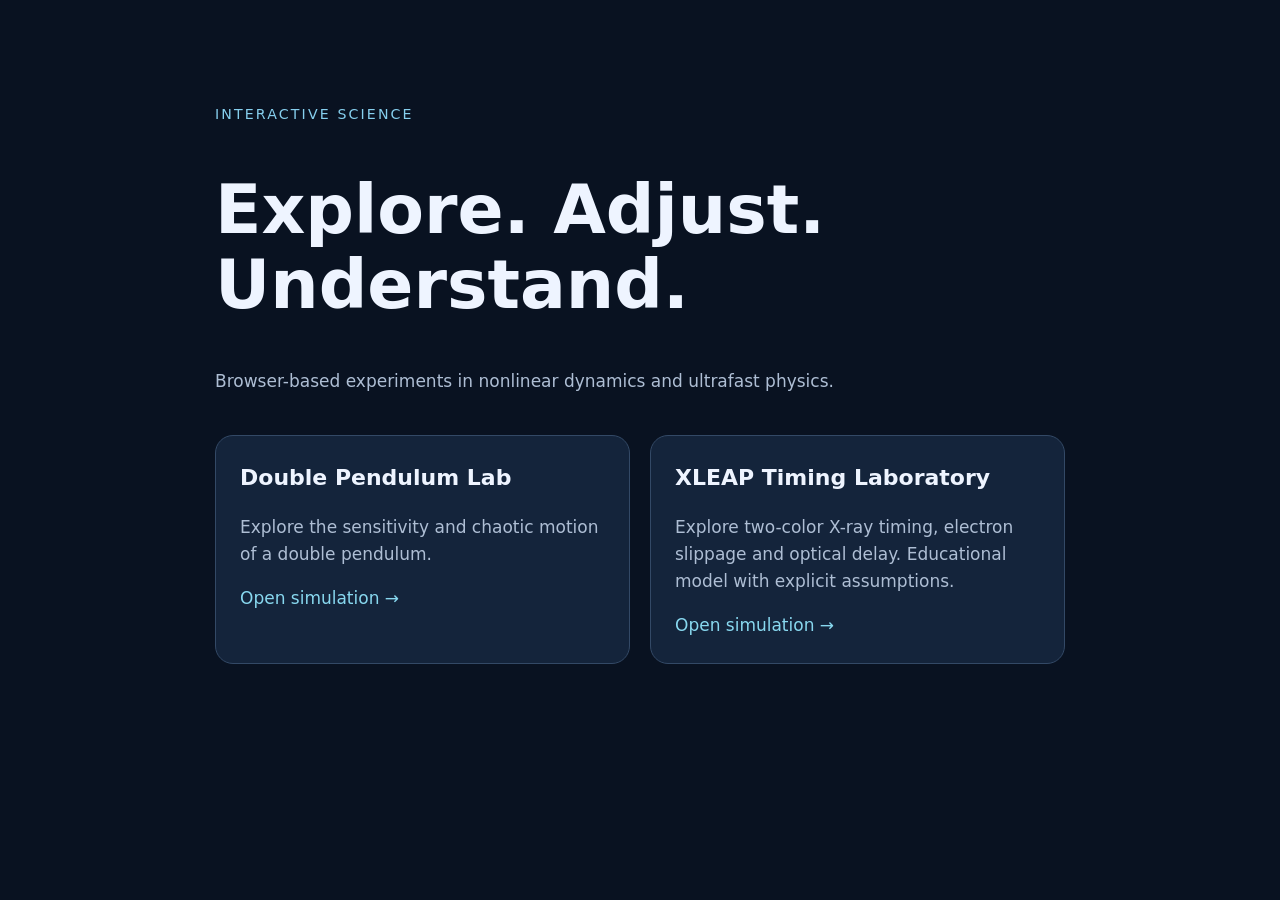
<file: index.html>
<!doctype html>
<html lang="en"><meta charset="utf-8"><meta name="viewport" content="width=device-width,initial-scale=1"><title>Science Games</title><style>body{margin:0;background:#091221;color:#eef4ff;font:17px/1.6 system-ui,sans-serif}main{max-width:850px;margin:8vh auto;padding:28px}small{color:#86cfee;text-transform:uppercase;letter-spacing:.15em}h1{font-size:clamp(36px,7vw,68px);line-height:1.1}p{color:#aebed4}nav{display:grid;grid-template-columns:repeat(auto-fit,minmax(260px,1fr));gap:20px;margin-top:40px}a{display:block;color:inherit;background:#14243b;border:1px solid #334966;border-radius:18px;padding:24px;text-decoration:none}a:hover,a:focus-visible{border-color:#77daf5;background:#19304a}h2{font-size:22px;margin-top:0}a span{color:#88d8ef}</style><main><small>Interactive science</small><h1>Explore. Adjust.<br>Understand.</h1><p>Browser-based experiments in nonlinear dynamics and ultrafast physics.</p><nav aria-label="Simulations"><a href="double-pendulum-lab/"><h2>Double Pendulum Lab</h2><p>Explore the sensitivity and chaotic motion of a double pendulum.</p><span>Open simulation →</span></a><a href="xleap-timing-lab/"><h2>XLEAP Timing Laboratory</h2><p>Explore two-color X-ray timing, electron slippage and optical delay. Educational model with explicit assumptions.</p><span>Open simulation →</span></a></nav></main></html>
</file>
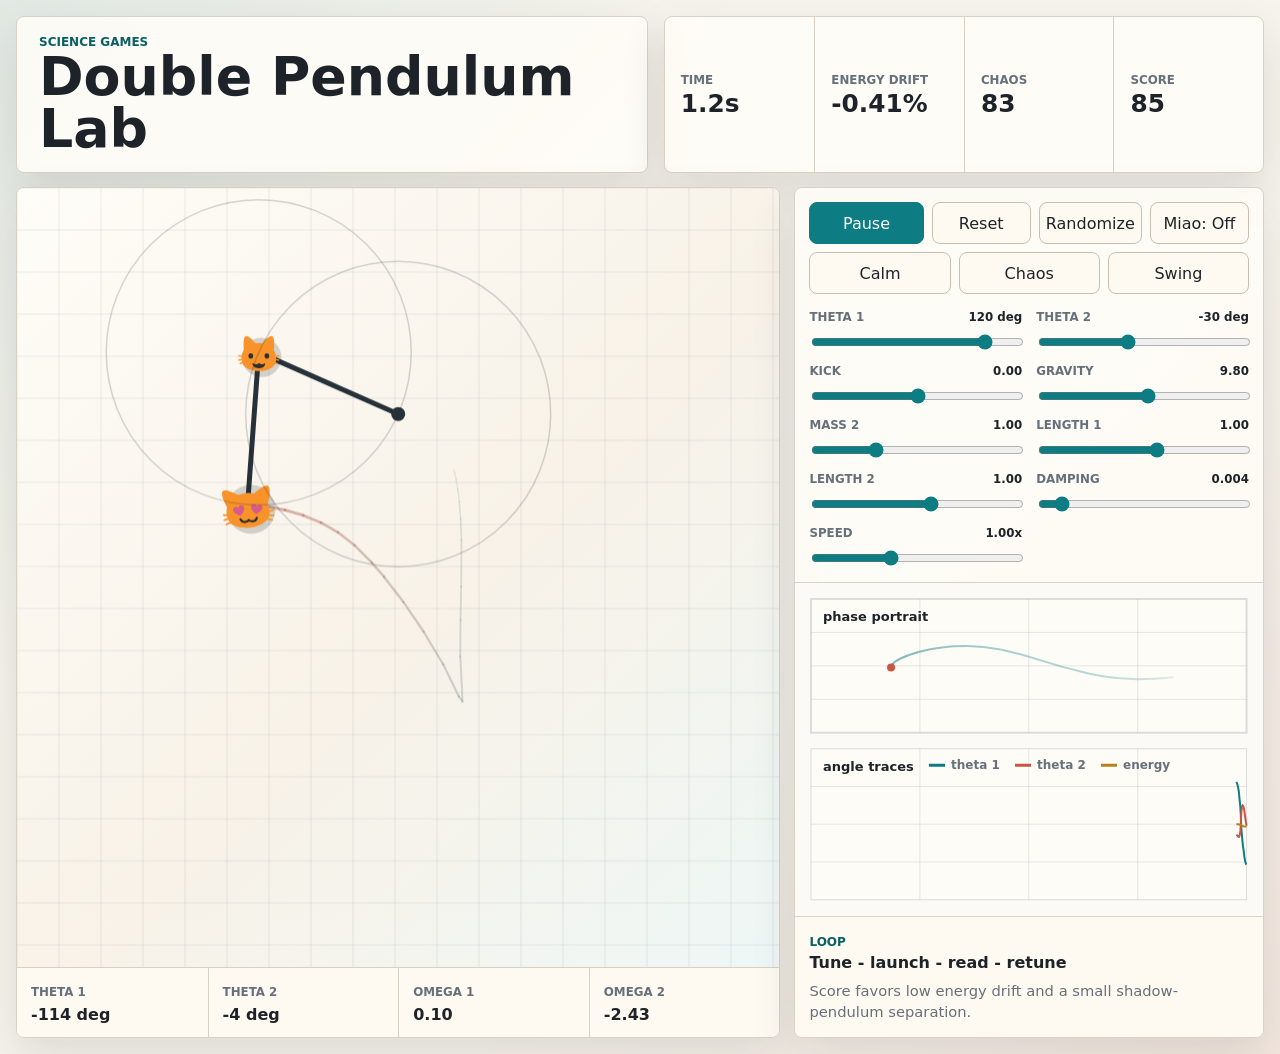
<file: double-pendulum-lab/index.html>
<!doctype html>
<html lang="en">
  <head>
    <meta charset="utf-8">
    <meta name="viewport" content="width=device-width, initial-scale=1">
    <title>Double Pendulum Lab</title>
    <link rel="stylesheet" href="styles.css">
  </head>
  <body>
    <div class="app-shell">
      <header class="topbar">
        <div class="brand-block">
          <p class="eyebrow">science games</p>
          <h1>Double <span>Pendulum Lab</span></h1>
        </div>
        <div class="readout-strip" aria-live="polite">
          <div class="readout">
            <span>time</span>
            <strong id="timeReadout">0.0s</strong>
          </div>
          <div class="readout">
            <span>energy drift</span>
            <strong id="energyReadout">0.00%</strong>
          </div>
          <div class="readout">
            <span>chaos</span>
            <strong id="chaosReadout">0</strong>
          </div>
          <div class="readout">
            <span>score</span>
            <strong id="scoreReadout">100</strong>
          </div>
        </div>
      </header>

      <main class="workspace">
        <section class="stage-panel" aria-label="Double pendulum animation">
          <canvas id="pendulumCanvas" class="stage-canvas" width="900" height="720"></canvas>
          <div class="state-row">
            <div><span>theta 1</span><strong id="theta1Readout">120 deg</strong></div>
            <div><span>theta 2</span><strong id="theta2Readout">-30 deg</strong></div>
            <div><span>omega 1</span><strong id="omega1Readout">0.00</strong></div>
            <div><span>omega 2</span><strong id="omega2Readout">0.00</strong></div>
          </div>
        </section>

        <aside class="side-panel" aria-label="Simulation controls and plots">
          <section class="control-surface">
            <div class="button-row">
              <button id="toggleButton" class="primary-button" type="button">Pause</button>
              <button id="resetButton" type="button">Reset</button>
              <button id="randomButton" type="button">Randomize</button>
              <button id="miaoButton" type="button" aria-pressed="false">Miao: Off</button>
            </div>

            <div class="preset-row" aria-label="Presets">
              <button type="button" data-preset="calm">Calm</button>
              <button type="button" data-preset="chaos">Chaos</button>
              <button type="button" data-preset="swing">Swing</button>
            </div>

            <div class="slider-grid">
              <label>
                <span>theta 1 <output id="theta1Value">120 deg</output></span>
                <input id="theta1Input" type="range" min="-175" max="175" step="1" value="120">
              </label>
              <label>
                <span>theta 2 <output id="theta2Value">-30 deg</output></span>
                <input id="theta2Input" type="range" min="-175" max="175" step="1" value="-30">
              </label>
              <label>
                <span>kick <output id="kickValue">0.00</output></span>
                <input id="kickInput" type="range" min="-4" max="4" step="0.05" value="0">
              </label>
              <label>
                <span>gravity <output id="gravityValue">9.81</output></span>
                <input id="gravityInput" type="range" min="1" max="18" step="0.1" value="9.81">
              </label>
              <label>
                <span>mass 2 <output id="mass2Value">1.00</output></span>
                <input id="mass2Input" type="range" min="0.2" max="3" step="0.05" value="1">
              </label>
              <label>
                <span>length 1 <output id="length1Value">1.00</output></span>
                <input id="length1Input" type="range" min="0.35" max="1.5" step="0.01" value="1">
              </label>
              <label>
                <span>length 2 <output id="length2Value">1.00</output></span>
                <input id="length2Input" type="range" min="0.35" max="1.5" step="0.01" value="1">
              </label>
              <label>
                <span>damping <output id="dampingValue">0.004</output></span>
                <input id="dampingInput" type="range" min="0" max="0.05" step="0.001" value="0.004">
              </label>
              <label>
                <span>speed <output id="speedValue">1.00x</output></span>
                <input id="speedInput" type="range" min="0.2" max="2.4" step="0.05" value="1">
              </label>
            </div>
          </section>

          <section class="plot-panel" aria-label="Double pendulum plots">
            <canvas id="plotCanvas" class="plot-canvas" width="760" height="540"></canvas>
          </section>

          <section class="mission-panel" aria-label="Prototype loop">
            <div>
              <span class="mission-label">loop</span>
              <strong>Tune - launch - read - retune</strong>
            </div>
            <p>Score favors low energy drift and a small shadow-pendulum separation.</p>
          </section>
        </aside>
      </main>
    </div>

    <script src="src/simulation.js"></script>
    <script src="src/app.js"></script>
  </body>
</html>
</file>
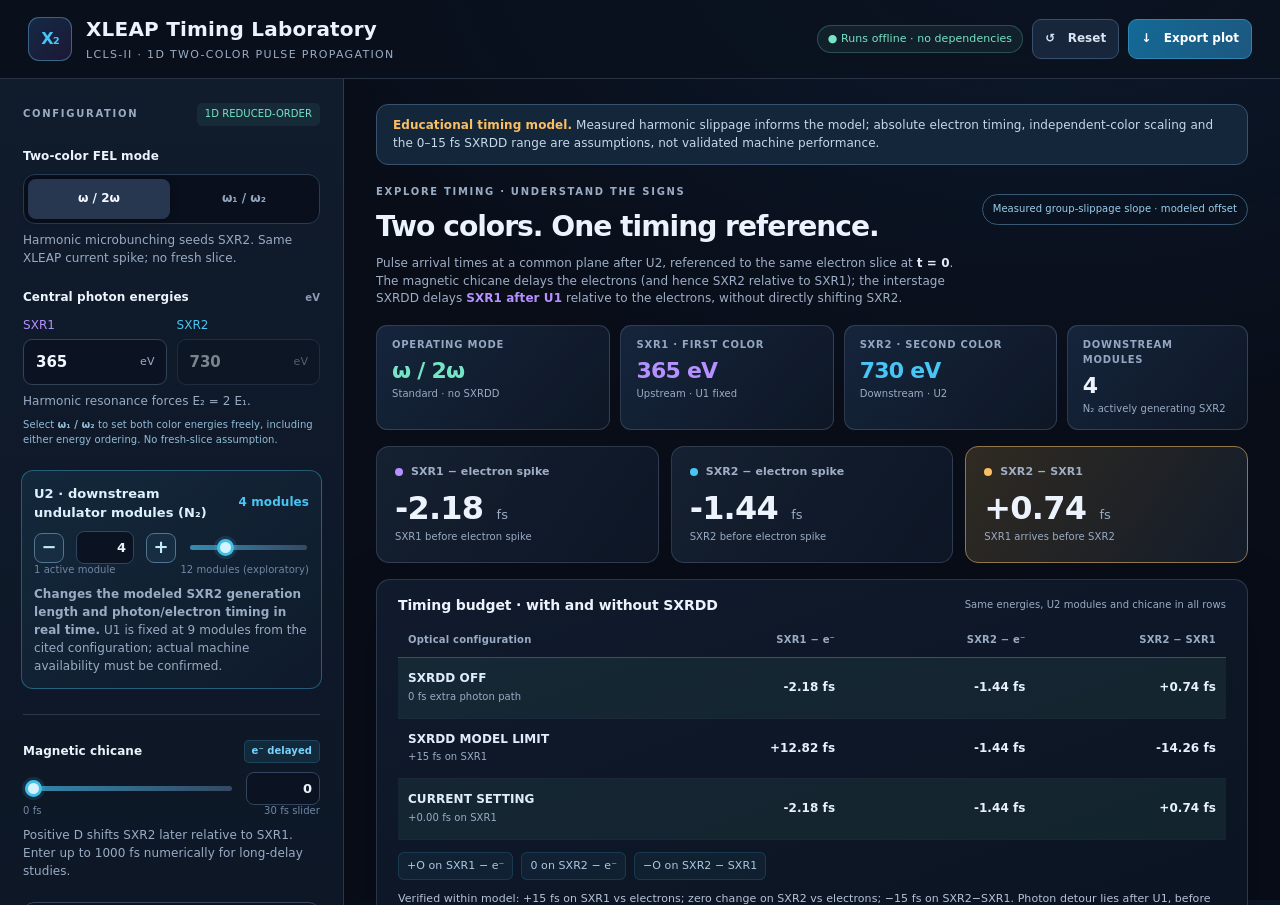
<file: xleap-timing-lab/index.html>
<!DOCTYPE html>
<!-- SPDX-License-Identifier: MIT; institutional artwork excluded: see NOTICE.md. -->
<html lang="en">
<head>
<meta charset="utf-8">
<meta name="viewport" content="width=device-width, initial-scale=1">
<meta name="color-scheme" content="dark">
<meta name="description" content="Standalone offline 1D XLEAP/LCLS-II two-color SXR pulse timing explorer. Literature-grounded harmonic slippage and labelled reference-anchored arbitrary-color model.">
<title>XLEAP · Two-Color Timing Laboratory</title>
<style>
:root{--bg:#080d18;--bg2:#101827;--panel:#101a2b;--panel2:#111d30;--line:#293750;--line2:#203047;--text:#edf3fc;--mute:#a0afc6;--dim:#7488a6;--purple:#b591ff;--blue:#49c5f5;--amber:#fbbf62;--mint:#76e4c6;--red:#ff8e91;--edge:rgba(151,175,205,.14);--shadow:0 20px 60px rgba(0,0,0,.22)}
*{box-sizing:border-box}html,body{height:100%;margin:0}body{font-family:Inter,ui-sans-serif,system-ui,-apple-system,"Segoe UI",sans-serif;line-height:1.48;color:var(--text);background:radial-gradient(ellipse 85% 80% at 82% -10%,rgba(40,93,156,.16),transparent 72%),var(--bg);letter-spacing:.004em}button,input{font:inherit}a{color:#89d7ff;text-decoration:none}a:hover{text-decoration:underline}button{cursor:pointer}button:focus-visible,input:focus-visible{outline:2px solid var(--mint);outline-offset:2px}input[type=number]{appearance:textfield;-moz-appearance:textfield}input::-webkit-inner-spin-button,input::-webkit-outer-spin-button{-webkit-appearance:none;margin:0}
.shell{min-height:100vh;display:grid;grid-template-columns:344px minmax(0,1fr);grid-template-rows:auto 1fr}.header{grid-column:1/-1;min-height:74px;padding:15px 28px;display:flex;justify-content:space-between;align-items:center;border-bottom:1px solid var(--edge);background:rgba(10,17,29,.66)}.brand{display:flex;gap:14px;align-items:center}.mark{width:38px;height:38px;flex-shrink:0;display:grid;place-items:center;border:1px solid rgba(116,211,255,.38);border-radius:11px;color:var(--blue);font-weight:800;letter-spacing:-.06em;background:linear-gradient(140deg,rgba(54,111,183,.27),rgba(91,57,143,.23))}.brand h1{font-size:17px;font-weight:730;letter-spacing:.01em;margin:0}.brand p{font-size:11px;letter-spacing:.12em;text-transform:uppercase;color:var(--dim);margin:2px 0 0}.header-actions{display:flex;gap:9px;align-items:center}.tag{font-size:11px;color:var(--mint);border:1px solid rgba(118,228,198,.25);border-radius:999px;padding:5px 10px;background:rgba(118,228,198,.07);white-space:nowrap}.header-actions .btn{font-size:12px}
.sidebar{grid-column:1;grid-row:2;border-right:1px solid var(--edge);background:linear-gradient(180deg,#101b2c,#0d1726);padding:24px 23px 28px;overflow:auto;max-height:calc(100vh - 74px);position:sticky;top:0}.side-head{display:flex;align-items:center;justify-content:space-between;margin-bottom:22px}.section-kicker{color:var(--dim);text-transform:uppercase;letter-spacing:.17em;font-weight:730;font-size:10px}.fixed-label{font-size:10px;color:var(--mint);padding:4px 8px;background:rgba(118,228,198,.08);border-radius:5px}.field{margin:0 0 22px}.fieldhead{display:flex;align-items:center;justify-content:space-between;gap:10px;font-size:12px;font-weight:650;margin-bottom:9px}.hint{font-size:11px;color:var(--dim);margin-top:7px;line-height:1.5}.segmented{display:flex;background:#090f1d;border:1px solid #2a3b53;padding:4px;border-radius:12px;gap:3px}.segmented button{flex:1;white-space:nowrap;text-align:center;color:#92a5bf;border:0;background:none;border-radius:8px;padding:11px 5px;font-size:12px;font-weight:650;transition:.15s}.segmented button.active{color:#f6f9ff;background:#273750;box-shadow:0 1px 8px rgba(0,0,0,.26)}.inputs{display:grid;grid-template-columns:1fr 1fr;gap:10px}.entry{display:flex;align-items:center;background:#0b1322;border:1px solid #344258;border-radius:9px;overflow:hidden}.entry input{width:100%;padding:11px 8px 11px 12px;color:#f3f7ff;background:transparent;border:0;min-width:0;font-size:15px;font-variant-numeric:tabular-nums;font-weight:660}.entry span{font-size:11px;color:var(--dim);padding:0 11px 0 4px}.entry[aria-disabled=true]{opacity:.48}.entry[aria-disabled=true] input{cursor:not-allowed}.controls{margin-top:11px}.slider-row{display:flex;align-items:center;gap:12px}.slider-row input[type=range]{flex:1;min-width:0}.range{width:100%;appearance:none;background:transparent;accent-color:var(--blue);cursor:pointer;height:27px}.range::-webkit-slider-runnable-track{height:5px;background:linear-gradient(90deg,rgba(73,197,245,.65),#354963);border-radius:10px}.range::-webkit-slider-thumb{appearance:none;margin-top:-6px;height:17px;width:17px;background:#d3f4ff;border:3px solid #44bfe8;border-radius:50%;box-shadow:0 0 0 3px rgba(73,197,245,.13)}.range::-moz-range-track{background:#354963;height:5px;border-radius:10px}.range::-moz-range-thumb{height:16px;width:16px;background:#d3f4ff;border:3px solid #44bfe8;border-radius:50%}.range:disabled{opacity:.28;cursor:not-allowed}.numeric-mini{width:74px;color:var(--text);background:#0b1322;border:1px solid #33445e;border-radius:8px;padding:6px 7px;text-align:right;font-size:13px;font-weight:650;font-variant-numeric:tabular-nums}.numeric-mini:disabled{opacity:.35;cursor:not-allowed}.slider-ends{display:flex;justify-content:space-between;color:#7187a5;font-size:10px;margin-top:-1px}.togglebar{display:flex;align-items:center;justify-content:space-between;gap:8px;border:1px solid #35445c;border-radius:11px;padding:10px 11px;background:#0b1424}.togglebar .tt{font-size:12px;font-weight:650}.togglebar .sub{font-size:10px;color:var(--dim)}.switch{position:relative;display:inline-flex;align-items:center;flex-shrink:0;width:42px;height:24px;background:#2d3c55;border-radius:30px;cursor:pointer;transition:.2s;border:1px solid #55627b}.switch.on{background:#156e8d;border-color:#4bbfe6}.switch i{display:block;width:17px;height:17px;background:#f6fbff;border-radius:50%;transform:translateX(3px);transition:.2s;box-shadow:0 2px 4px rgba(0,0,0,.25)}.switch.on i{transform:translateX(20px)}.sidebar .divider{height:1px;background:var(--edge);margin:25px 0}.chips{display:flex;flex-wrap:wrap;gap:7px}.chip{font-size:11px;padding:8px 9px;background:#0a1425;color:#a4b3c9;border:1px solid #34455c;border-radius:7px}.chip:hover{color:#fff;border-color:#7d93b0}.pill-note{margin-top:12px;padding:10px 11px;border-left:2px solid var(--blue);background:rgba(73,197,245,.055);font-size:11px;color:#a9bdd7}.btn{border:1px solid #38506d;border-radius:9px;color:#d9e5f3;background:#17263b;padding:10px 12px;font-size:12px;font-weight:650;transition:.15s}.btn:hover{background:#223550;border-color:#6b8baa}.btn-primary{border-color:#2e87b2;background:linear-gradient(125deg,#136a96,#1d577f);color:#fff}.btn-primary:hover{background:#277ba4}.btn-quiet{background:transparent}.btn:active{transform:translateY(1px)}.actions{display:grid;grid-template-columns:1fr 1fr;gap:8px}.actions .btn{padding:10px 5px}.fixed-facts{display:grid;grid-template-columns:1fr 1fr;gap:9px}.fact{border:1px solid #2a3b51;border-radius:9px;padding:10px}.fact strong{display:block;font-size:15px;color:#e8f0fa;font-variant-numeric:tabular-nums}.fact span{display:block;font-size:10px;color:var(--dim);margin-top:3px}
.main{grid-column:2;grid-row:2;min-width:0;max-height:calc(100vh - 74px);overflow:auto;padding:25px clamp(18px,2.5vw,43px) 44px}.headline{display:flex;align-items:flex-start;justify-content:space-between;gap:20px;margin-bottom:19px}.headline h2{margin:6px 0 7px;font-weight:750;letter-spacing:-.036em;font-size:clamp(22px,2.2vw,31px)}.headline p{color:var(--mute);margin:0;max-width:710px;font-size:12px}.status{white-space:nowrap;color:#9cceed;border:1px solid #395a74;border-radius:999px;padding:7px 10px;font-size:10px;margin-top:9px}.summary{display:grid;grid-template-columns:repeat(3,minmax(0,1fr));gap:12px;margin-bottom:16px}.metric{background:linear-gradient(125deg,rgba(23,34,52,.9),rgba(14,23,38,.96));border:1px solid var(--edge);border-radius:13px;padding:17px 18px;min-height:113px}.metric .top{display:flex;align-items:center;gap:8px;color:var(--mute);font-size:11px;font-weight:660}.dot{width:8px;height:8px;border-radius:50%}.dot.p{background:var(--purple)}.dot.b{background:var(--blue)}.dot.a{background:var(--amber)}.metric .num{font-size:clamp(23px,2.5vw,35px);font-weight:750;letter-spacing:-.05em;font-variant-numeric:tabular-nums;line-height:1.3;margin-top:8px}.metric .num small{font-size:13px;color:var(--dim);letter-spacing:0;font-weight:500;margin-left:3px}.metric .foot{color:var(--dim);font-size:10px}.panel{border:1px solid var(--edge);background:linear-gradient(160deg,rgba(17,28,46,.94),rgba(11,20,34,.98));border-radius:14px;box-shadow:var(--shadow);padding:19px 21px;margin-bottom:14px;min-width:0}.panelhead{display:flex;gap:12px;justify-content:space-between;align-items:center;margin-bottom:11px}.panelhead h3{font-size:14px;letter-spacing:-.008em;margin:0}.panelhead .helper{color:var(--dim);font-size:10px}.panelhead .nobg{margin-left:auto}.plot-wrap{overflow:hidden;width:100%;min-height:274px}.plot-wrap svg{width:100%;height:auto;display:block}.plot-foot{display:flex;flex-wrap:wrap;gap:10px 20px;border-top:1px solid var(--edge);padding-top:11px;margin-top:7px}.legend{display:flex;align-items:center;gap:7px;font-size:11px;color:var(--mute)}.legend b{width:18px;height:3px;border-radius:2px}.span2{grid-column:span 2}.smallpanels{display:grid;grid-template-columns:1.06fr .94fr;gap:14px}.smallpanels .panel{margin-bottom:0}.schematic svg,.sweep svg{display:block;width:100%;height:auto}.note{font-size:11px;line-height:1.6;color:var(--mute)}.notebox{display:flex;gap:12px;align-items:flex-start;padding:13px 14px;border:1px solid rgba(251,191,98,.22);background:rgba(251,191,98,.055);border-radius:11px;margin:15px 0}.notebox .sign{width:22px;height:22px;border-radius:50%;flex-shrink:0;display:grid;place-items:center;color:var(--amber);background:rgba(251,191,98,.13);font-weight:700}.notebox strong{display:block;color:#efd9b0;font-size:12px;margin-bottom:3px}.notebox p{font-size:11px;color:#b5bed0;margin:0}.bottom{display:grid;grid-template-columns:minmax(0,1.07fr) minmax(0,.93fr);gap:14px;margin-top:14px}.bottom .panel{margin-bottom:0}.equations{font-family:Cambria,"Times New Roman",serif;font-size:16px;color:#e2effe;margin:8px 0 15px;white-space:normal}.equations .formula{margin:9px 0;overflow-x:auto;white-space:nowrap}.mono{font:12px ui-monospace,SFMono-Regular,Consolas,monospace;color:#c5deed}.math-note{font-size:11px;color:var(--dim)}.source-list{display:grid;gap:11px}.source-item{display:flex;gap:10px}.source-index{width:22px;height:22px;flex-shrink:0;border-radius:6px;border:1px solid #34465f;display:grid;place-items:center;font-size:11px;color:#a1bcd3}.source-item a{font-size:12px;font-weight:690}.source-item p{margin:2px 0 0;color:var(--dim);font-size:11px}.footer{font-size:10px;color:var(--dim);margin-top:18px;display:flex;justify-content:space-between;gap:20px}.mobile-menu{display:none}.toast{position:fixed;bottom:22px;right:22px;border:1px solid #3d6171;background:#142b39;color:#daf7ff;padding:11px 15px;border-radius:10px;box-shadow:0 8px 30px #0007;font-size:12px;opacity:0;transform:translateY(10px);transition:.2s;pointer-events:none;z-index:20}.toast.show{opacity:1;transform:translateY(0)}.mini-stat{display:flex;gap:15px;flex-wrap:wrap;margin-top:10px}.mini-stat span{font-size:10px;color:#8094ad}.mini-stat b{color:#c7deed;font-variant-numeric:tabular-nums}.badge-b{display:inline-block;font-size:10px;padding:3px 7px;border-radius:5px;color:#7ad3fc;background:rgba(73,197,245,.10);border:1px solid rgba(73,197,245,.18)}.badge-w{display:inline-block;font-size:10px;padding:3px 7px;border-radius:5px;color:#f9ca80;background:rgba(251,191,98,.09);border:1px solid rgba(251,191,98,.17)}.citation{font-size:10px;color:var(--dim)}@media(max-width:1150px){.shell{grid-template-columns:300px minmax(0,1fr)}.sidebar{padding:18px}.main{padding:20px}.smallpanels,.bottom{grid-template-columns:1fr}.metric{padding:13px}.metric .num{font-size:28px}}@media(max-width:760px){.shell{display:block}.header{padding:13px 15px;position:sticky;top:0;z-index:10;background:#0c1624}.header .tag,.header .btn{display:none}.mobile-menu{display:inline-block;background:none;border:1px solid #40536f;color:#e4effc;border-radius:7px;padding:7px 9px;font-size:12px}.sidebar{display:none;position:static;max-height:none;border-bottom:1px solid var(--edge)}.sidebar.open{display:block}.main{max-height:none;padding:17px 12px}.summary{grid-template-columns:1fr 1fr}.metric:last-child{grid-column:1/-1}.headline{display:block}.headline h2{font-size:24px}.status{display:inline-block;margin-top:12px}.panel{padding:14px}.plot-wrap{overflow-x:auto}.plot-wrap svg{min-width:640px}.footer{display:block}.footer span{display:block;margin-top:4px}}@media(prefers-reduced-motion:reduce){*{transition:none!important}}

/* v1.1: conspicuous, editable second-undulator section and independent-color controls */
.u2-focus{background:linear-gradient(135deg,rgba(73,197,245,.09),rgba(73,197,245,.015));border:1px solid rgba(73,197,245,.37);border-radius:12px;padding:13px 12px;margin-left:-2px;margin-right:-2px}
.u2-focus .fieldhead{font-size:12px}
.u2-focus .fieldhead strong{font-size:13px;color:#dcf3ff}
.u2-focus .numeric-mini{width:58px}
.stepper{width:30px;height:30px;flex:0 0 30px;border:1px solid #527491;background:#162d42;color:#c3ecff;border-radius:8px;display:grid;place-items:center;font-weight:800;font-size:18px;padding:0}
.stepper:hover{background:#25465c}
.mode-explain{margin-top:8px;color:#90bdd6;font-size:10px}
.liveconfig{display:grid;grid-template-columns:1.1fr 1fr 1fr .85fr;gap:10px;margin:-2px 0 16px}
.liveconfig .cfg{border:1px solid var(--edge);background:linear-gradient(130deg,rgba(24,42,67,.82),rgba(15,24,39,.9));border-radius:11px;padding:12px 15px;min-width:0}
.liveconfig .cfg .lab{font-size:10px;text-transform:uppercase;letter-spacing:.075em;color:#94a6c0;font-weight:700}
.liveconfig .cfg .val{font-size:22px;font-weight:750;letter-spacing:-.035em;margin-top:2px;font-variant-numeric:tabular-nums}
.liveconfig .cfg .val.purple{color:var(--purple)}
.liveconfig .cfg .val.blue{color:var(--blue)}
.liveconfig .cfg .val.mint{color:var(--mint)}
.liveconfig .cfg .detail{font-size:10px;color:var(--dim)}
@media(max-width:1150px){.liveconfig{grid-template-columns:repeat(2,minmax(0,1fr))}}
@media(max-width:760px){.liveconfig{grid-template-columns:repeat(2,minmax(0,1fr));gap:7px}.liveconfig .cfg{padding:10px}.liveconfig .cfg .val{font-size:19px}}

/* v1.2: unambiguous electron-referenced SXRDD and calculated before/after timing table */
.delay-budget{padding-top:15px;padding-bottom:14px}
.delay-budget .panelhead{margin-bottom:9px}
.budget-table-wrap{width:100%;overflow-x:auto}
.budget-table{width:100%;min-width:610px;border-collapse:collapse;table-layout:fixed;font-size:12px;font-variant-numeric:tabular-nums}
.budget-table th{color:var(--dim);text-align:right;font-size:10px;font-weight:700;white-space:nowrap;letter-spacing:.02em;padding:9px 10px;border-bottom:1px solid #38506b}
.budget-table th:first-child,.budget-table td:first-child{text-align:left;width:31%}
.budget-table td{text-align:right;padding:12px 10px;border-bottom:1px solid rgba(151,175,205,.1)}
.budget-table tbody tr.is-current{background:rgba(118,228,198,.065)}
.budget-table td:not(:first-child){font-weight:690;color:#e7f0fd}
.budget-table td:first-child strong{display:block;color:#e2edfc;font-size:12px}
.budget-table td:first-child small{color:var(--dim);font-size:10px}
.budget-eq{display:flex;gap:8px;flex-wrap:wrap;margin:12px 0 4px;color:#afc6df;font-size:11px}
.budget-eq span{background:rgba(73,197,245,.06);border:1px solid rgba(73,197,245,.15);border-radius:6px;padding:5px 8px}
.budget-context{margin:10px 0 0;font-size:11px;color:#b5c4d6;line-height:1.55}
.budget-context strong{color:#a9dfeb}
@media(max-width:760px){.budget-table{font-size:11px}.budget-table th,.budget-table td{padding:9px 7px}}

/* Publication interface: readable controls and usable exports on small screens. */
:root{--dim:#9aacc4;--edge:rgba(151,175,205,.22)}
.header{flex-wrap:wrap;gap:16px}.header-actions{flex-wrap:wrap}
.brand h1{font-size:20px}.mark{width:44px;height:44px}
.main{scroll-behavior:smooth}.headline{flex-wrap:wrap}.headline>div:first-child{flex:1;min-width:min(100%,320px)}
.status{white-space:normal;max-width:310px}.panelhead{flex-wrap:wrap}
.metric:last-child{border-color:#92774b;background:linear-gradient(125deg,#302a21,#131c2a)}
.metric .num{letter-spacing:-.025em}.hint,.note,.math-note,.source-item p{font-size:12px}
.review-banner{padding:12px 16px;margin:0 0 20px;border:1px solid #38516c;border-radius:12px;background:#13263a;color:#c6d9eb;font-size:12px}
.review-banner strong{color:#fbbf62}.institution-links{display:flex;flex-wrap:wrap;gap:8px 22px;margin:23px 0 10px;padding-top:18px;border-top:1px solid var(--edge);font-size:12px}
.slac-brand{display:inline-flex;padding:52px;background:#101a2b;border:1px solid var(--edge);border-radius:14px;margin-top:24px}.slac-brand img{width:173px;height:52px;object-fit:contain}@media(max-width:380px){.slac-brand{padding:42px}}
.skip-link{position:fixed;top:-80px;left:16px;z-index:30;background:#edf3fc;color:#101827;padding:12px}.skip-link:focus{top:10px}
@media(max-width:760px){
 .header{position:static;padding:16px;gap:12px}.brand h1{font-size:18px}.brand p{font-size:9px}
 .header-actions{width:100%;gap:8px}.header .btn{display:inline-flex;min-height:42px;align-items:center}
 .mobile-menu{margin-left:auto;min-height:42px}.sidebar{padding:20px 16px}.main{padding:20px 12px}
 .status{max-width:100%;font-size:11px}.headline h2{font-size:26px}.panelhead .helper{font-size:11px}
 .segmented button,.chip,.stepper{min-height:44px}.stepper{width:36px;flex-basis:36px}
 .plot-wrap{min-height:0}.plot-wrap svg{min-width:640px}.metric .num{font-size:27px}
 .budget-table-wrap,.plot-wrap{overscroll-behavior-x:contain}
}
@media(max-width:380px){.brand p{letter-spacing:.04em}.header-actions .btn{padding:9px}.summary{grid-template-columns:1fr}.metric:last-child{grid-column:auto}}
</style>
</head>
<body>
<a class="skip-link" href="#results">Skip to simulation results</a>
<div class="shell">
  <header class="header">
    <div class="brand"><div class="mark" aria-hidden="true">X₂</div><div><h1>XLEAP Timing Laboratory</h1><p>LCLS-II · 1D TWO-COLOR PULSE PROPAGATION</p></div></div>
    <div class="header-actions"><span class="tag">● Runs offline · no dependencies</span><button class="btn" id="resetBtn">↺ &nbsp; Reset</button><button class="btn btn-primary" id="svgBtn">↓ &nbsp; Export plot</button><button class="mobile-menu" id="mobileMenu" aria-controls="sidebar" aria-expanded="false">☷ &nbsp; Settings</button></div>
  </header>
  <aside class="sidebar" id="sidebar" aria-label="Simulation controls">
    <div class="side-head"><span class="section-kicker">Configuration</span><span class="fixed-label">1D REDUCED-ORDER</span></div>
    <div class="field"><div class="fieldhead"><span>Two-color FEL mode</span></div><div class="segmented" role="group" aria-label="Operating mode"><button class="active" id="harmonicBtn" aria-pressed="true">ω / 2ω</button><button id="independentBtn" aria-pressed="false">ω₁ / ω₂</button></div><div class="hint" id="modeHint">Harmonic microbunching seeds SXR2. No fresh slice.</div></div>
    <div class="field"><div class="fieldhead"><span>Central photon energies</span><span style="color:#8a9bb4;font-size:10px">eV</span></div><div class="inputs"><div><div class="hint" style="margin:0 0 5px;color:var(--purple)">SXR1</div><div class="entry"><input id="e1" type="number" min="100" max="2000" step="1" value="365" aria-label="SXR1 energy in eV"><span>eV</span></div></div><div><div class="hint" style="margin:0 0 5px;color:var(--blue)">SXR2</div><div class="entry" id="e2Wrap" aria-disabled="true"><input id="e2" type="number" min="100" max="2000" step="1" value="730" disabled aria-label="SXR2 energy in eV"><span>eV</span></div></div></div><div class="hint" id="energyHint">In harmonic mode E₂ = 2 E₁.</div><div class="mode-explain">Select <strong>ω₁ / ω₂</strong> to set both color energies freely, including either energy ordering. No fresh-slice assumption.</div></div>
    <div class="field u2-focus"><div class="fieldhead"><strong>U2 · downstream undulator modules (N₂)</strong><span id="n2Text" style="color:var(--blue);white-space:nowrap">4 modules</span></div><div class="slider-row"><button class="stepper" id="minusN2" type="button" aria-label="Remove one downstream undulator module">−</button><input id="n2Number" class="numeric-mini" type="number" min="1" max="12" step="1" value="4" aria-label="Number of U2 modules numerical"><button class="stepper" id="plusN2" type="button" aria-label="Add one downstream undulator module">+</button><input id="n2" type="range" class="range" min="1" max="12" step="1" value="4" aria-label="Number of U2 modules"></div><div class="slider-ends"><span>1 active module</span><span>12 modules (exploratory)</span></div><div class="hint"><strong>Changes the modeled SXR2 generation length and photon/electron timing in real time.</strong> U1 is fixed at 9 modules from the cited configuration; actual machine availability must be confirmed.</div></div>
    <div class="divider"></div>
    <div class="field"><div class="fieldhead"><span>Magnetic chicane</span><span class="badge-b">e⁻ delayed</span></div><div class="slider-row"><input id="chicane" type="range" class="range" min="0" max="30" step="0.1" value="0" aria-label="Electron chicane delay in fs"><input id="chicaneNumber" class="numeric-mini" type="number" min="0" max="1000" step="0.1" value="0" aria-label="Electron chicane delay numerical in fs"></div><div class="slider-ends"><span>0 fs</span><span>30 fs slider</span></div><div class="hint">Positive D shifts SXR2 later relative to SXR1. Enter up to 1000 fs numerically for long-delay studies.</div></div>
    <div class="field"><div class="togglebar"><div><div class="tt">SXRDD · additional optical delay</div><div class="sub">SXR1 vs e⁻ after U1 · +O fs</div></div><button type="button" class="switch" id="opticalToggle" role="switch" aria-checked="false" aria-label="Enable SXR optical delay"><i></i></button></div><div class="controls" id="opticalControls"><div class="slider-row"><input id="optical" class="range" type="range" min="0" max="15" step="0.1" value="15" aria-label="Optical SXR1 delay in fs" disabled><input id="opticalNumber" class="numeric-mini" type="number" min="0" max="15" step="0.1" value="15" aria-label="Optical SXR1 delay numerical in fs" disabled></div><div class="slider-ends"><span>0 fs</span><span>15 fs model limit</span></div></div><div class="hint" id="opticalHint">Off. No extra SXR1 optical path.</div><div class="hint" style="color:#b5cce1">The SXRDD photon detour is <strong>after U1 generates SXR1</strong> (interstage). It delays SXR1 relative to the same e⁻ reference; SXR2 is generated downstream and receives no direct optical delay.</div></div>
    <div class="divider"></div>
    <div class="section-kicker" style="margin-bottom:11px">Experiments · quick presets</div>
    <div class="chips"><button class="chip" id="presetGuo">365 / 730</button><button class="chip" id="presetON">530 / 430</button><button class="chip" id="presetOO">510 / 535</button></div>
    <div class="pill-note">All three pulses share one arrival-time axis. Positive <strong>Δ₂₁ = t₂ − t₁</strong> means SXR1 arrives first.</div>
    <div class="divider"></div>
    <div class="section-kicker" style="margin-bottom:12px">Fixed literature parameters</div>
    <div class="fixed-facts"><div class="fact"><strong>39 mm</strong><span>undulator period</span></div><div class="fact"><strong>87</strong><span>periods / module</span></div><div class="fact"><strong>5 GeV</strong><span>electron energy</span></div><div class="fact"><strong>9</strong><span>U1 modules</span></div></div>
    <div class="divider"></div>
    <div class="actions"><button class="btn" id="csvBtn">↓ &nbsp; N₂ sweep CSV</button><button class="btn" id="jsonBtn">↓ &nbsp; Settings JSON</button></div>
  </aside>
  <main class="main" id="results">
    <div class="review-banner"><strong>Educational timing model.</strong> Measured harmonic slippage informs the model; absolute electron timing, independent-color scaling and the 0–15 fs SXRDD range are assumptions, not validated machine performance.</div>
    <div class="headline"><div><div class="section-kicker">Explore timing · understand the signs</div><h2>Two colors. One timing reference.</h2><p>Pulse arrival times at a common plane after U2, referenced to the same electron slice at <strong style="color:#e3eaf4">t = 0</strong>. The magnetic chicane delays the electrons (and hence SXR2 relative to SXR1); the interstage SXRDD delays <strong style="color:var(--purple)">SXR1 after U1</strong> relative to the electrons, without directly shifting SXR2.</p></div><div class="status" id="status">Measured slippage · harmonic regime</div></div>
    <section class="liveconfig" aria-label="Active two-color machine settings"><div class="cfg"><div class="lab">Operating mode</div><div class="val mint" id="setupMode">ω / 2ω</div><div class="detail" id="setupDelayMode">Standard · no SXRDD</div></div><div class="cfg"><div class="lab">SXR1 · first color</div><div class="val purple" id="setupE1">365 eV</div><div class="detail">Upstream · U1 fixed</div></div><div class="cfg"><div class="lab">SXR2 · second color</div><div class="val blue" id="setupE2">730 eV</div><div class="detail">Downstream · U2</div></div><div class="cfg"><div class="lab">Downstream modules</div><div class="val" id="setupN2">4</div><div class="detail">N₂ actively generating SXR2</div></div></section>
    <section class="summary" aria-label="Three arrival-time differences">
      <div class="metric"><div class="top"><i class="dot p"></i> SXR1 − electron spike</div><div class="num" id="m1">−2.18 <small>fs</small></div><div class="foot" id="m1desc">SXR1 arrives earlier</div></div>
      <div class="metric"><div class="top"><i class="dot b"></i> SXR2 − electron spike</div><div class="num" id="m2">−1.44 <small>fs</small></div><div class="foot" id="m2desc">SXR2 arrives earlier</div></div>
      <div class="metric"><div class="top"><i class="dot a"></i> SXR2 − SXR1</div><div class="num" id="m3">+0.74 <small>fs</small></div><div class="foot" id="m3desc">SXR1 arrives before SXR2</div></div>
    </section>
    <section class="panel delay-budget" aria-label="SXRDD before and after timing table"><div class="panelhead"><h3>Timing budget · with and without SXRDD</h3><span class="helper">Same energies, U2 modules and chicane in all rows</span></div>
      <div class="budget-table-wrap"><table class="budget-table"><thead><tr><th>Optical configuration</th><th>SXR1 − e⁻</th><th>SXR2 − e⁻</th><th>SXR2 − SXR1</th></tr></thead><tbody id="budgetRows"><tr><td colspan="4">Calculating…</td></tr></tbody></table></div>
      <div class="budget-eq"><span>+O on SXR1 − e⁻</span><span>0 on SXR2 − e⁻</span><span>−O on SXR2 − SXR1</span></div>
      <p class="budget-context" id="budgetContext">A positive optical delay makes SXR1 arrive later relative to the electron spike.</p>
    </section>
    <section class="panel"><div class="panelhead"><h3>Relative arrival time</h3><span class="helper">Earlier ← &nbsp; femtoseconds &nbsp; → Later</span></div><div id="plot" class="plot-wrap" aria-label="SXR1, SXR2 and electron pulse arrival time diagram"></div><div class="plot-foot"><div class="legend"><b style="background:var(--amber)"></b> Electron spike + illustrative pedestal</div><div class="legend"><b style="background:var(--purple)"></b> SXR1 photon pulse</div><div class="legend"><b style="background:var(--blue)"></b> SXR2 photon pulse</div><span class="citation" id="plotScaleNote">All pulse envelope widths are illustrative.</span></div></section>
    <div class="smallpanels"><section class="panel"><div class="panelhead"><h3>Beam transport geometry</h3><span class="helper">Not to scale</span></div><div class="schematic" id="schematic"></div><div class="mini-stat"><span>Electron path added: <b id="electronPath">0 μm</b></span><span>SXR1 path added: <b id="photonPath">0 μm</b></span></div></section><section class="panel"><div class="panelhead"><h3>Δ₂₁ versus downstream modules</h3><span class="helper">Same chicane and optical-delay settings</span></div><div class="sweep" id="sweep"></div><div class="mini-stat"><span>U2 group slippage: <b id="gainSlippage">0.133 fs/module</b></span><span>Model slope: <b id="sweepSlope">0.133 fs/module</b></span></div></section></div>
    <div class="notebox"><div class="sign">!</div><div><strong id="warningTitle">Measured group velocity; absolute electron offsets are modeled</strong><p id="warningText">The measured harmonic slippage slope is reliable within its experimental regime. The absolute placement of X-rays relative to the electron spike assumes a source-centroid reference, not an independent electron-to-X-ray arrival-time measurement.</p></div></div>
    <div class="bottom"><section class="panel"><div class="panelhead"><h3>1D propagation model</h3><span class="badge-b" id="modelTag">ω / 2ω</span></div><div class="note">All coordinates use the same downstream electron-slice reference. For each resonant undulator module, free-space photon–electron slippage time is</div><div class="equations"><div class="formula">s(E) = N<sub>p</sub> h / E &nbsp; , &nbsp; N<sub>p</sub> = 87</div><div class="formula">v<sub>g</sub> ≈ v<sub>e</sub>(1 + α λ<sub>r</sub> / λ<sub>u</sub>)</div><div class="formula" id="formulaDelta">Δ₂₁ = t₀ + (1 − α₂) N₂ s(E₂) + D − O</div><div class="formula">(t₁ − t<sub>e</sub>)<sub>with SXRDD</sub> = (t₁ − t<sub>e</sub>)<sub>off</sub> + O</div><div class="formula">(t₂ − t<sub>e</sub>)<sub>with SXRDD</sub> = (t₂ − t<sub>e</sub>)<sub>off</sub></div><div class="formula">t₂ − t<sub>e</sub> = −α₂ N₂ s(E₂) &nbsp; [conditional model]</div><div class="formula">t₁ − t<sub>e</sub> = (t₂ − t<sub>e</sub>) − Δ₂₁</div></div><div class="math-note" id="calibNote">Harmonic: α₂ = 0.73 measured. t₀ is an illustrative, energy-dependent generation offset; it is not a digitized calibration.</div><div class="mini-stat" style="margin-top:15px"><span>s₁ (U1 total): <b id="s1">—</b></span><span>s₂ (U2 total): <b id="s2">—</b></span><span>α₂: <b id="alpha2">—</b></span><span>Reference offset: <b id="baseOffset">—</b></span></div><div id="validity"></div></section><section class="panel"><div class="panelhead"><h3>Literature and assumptions</h3><span class="helper">Open-access source links</span></div><div class="source-list"><div class="source-item"><div class="source-index">1</div><div><a href="https://arxiv.org/html/2401.15250" target="_blank" rel="noopener">Guo et al., Nature Photonics 18, 691 (2024)</a><p>Measured α₂ = 0.73 ± 0.04, 130 ± 19 as per module at 740 eV, The energy-dependent intercept and displayed widths remain model choices.</p></div></div><div class="source-item"><div class="source-index">2</div><div><a href="https://lcls.slac.stanford.edu/instruments/tmo/standard-configurations" target="_blank" rel="noopener">LCLS TMO standard configurations</a><p>Published two-color minimum delay: ~300 as for harmonic modes and ~10 fs for arbitrary wavelengths.</p></div></div><div class="source-item"><div class="source-index">3</div><div><a href="https://proceedings.jacow.org/ipac2017/papers/tupab123.pdf" target="_blank" rel="noopener">LCLS-II SXR undulator engineering, IPAC 2017</a><p>87 periods per module, 39 mm period, 3.4 m magnetic length.</p></div></div><div class="source-item"><div class="source-index">4</div><div><a href="https://www.nature.com/articles/s41598-024-56782-z" target="_blank" rel="noopener">Alaa El-Din et al., Scientific Reports (2024)</a><p>Machine-learning prediction of ω/2ω photon energies; not an independent timing calibration.</p></div></div></div><p class="note" style="margin:14px 0 0"><strong>Scope:</strong> LCLS TMO lists distinct nominal minimum X-ray separations: about 0.3 fs for harmonic modes and 10 fs for arbitrary colors. Do not apply a 10 fs SXR1–e⁻ planning offset to the harmonic case. Also, <strong>SXRSS</strong> ordinarily denotes soft-X-ray self-seeding, not the generic two-color split-undulator configuration. The fixed 5 GeV beam and U1 = 9 are example configuration assumptions. The TMO page gives differing energy ranges in its overview (250–1800 eV) and table (200–2000 eV); confirm operating availability with the facility.</p></section></div>
    <a class="slac-brand" href="https://www6.slac.stanford.edu/" target="_blank" rel="noopener" aria-label="SLAC National Accelerator Laboratory"><img src="assets/slac-logo-white.svg" width="173" height="52" alt="SLAC National Accelerator Laboratory"></a>
    <nav class="institution-links" aria-label="Official facility resources"><a href="https://www6.slac.stanford.edu/" target="_blank" rel="noopener">SLAC National Accelerator Laboratory ↗</a><a href="https://lcls.slac.stanford.edu/" target="_blank" rel="noopener">LCLS · Linac Coherent Light Source ↗</a></nav><p class="note">Educational simulator · <a href="LICENSE">MIT software license</a> · <a href="NOTICE.md">Logo and trademark exclusions</a>. No institutional endorsement or machine-performance validation is implied.</p>
    <div class="footer"><span>Standalone browser tool · bundled local logo · zero network calls for calculations · not an LCLS machine controls interface.</span><span>Release v3.1 · reviewed 05 Nov 2026</span></div>
  </main>
</div>
<div id="toast" class="toast" role="status" aria-live="polite"></div>
<script>
'use strict';
// All propagation calculations are local and use SI-defined h and c expressed in convenient units.
const PHYS = Object.freeze({hEvFs:4.135667696,hcEvNm:1239.841984,cUmPerFs:.299792458,nPeriods:87,uPeriodM:.039,n1:9,electronGeV:5,alphaH:.73,alpha1A:1/3,alpha2A:1/3,refE1:530,refE2:430,refN2:1,refDeltaA:10});
const MAX_U2=12;
const INITIAL = {mode:'harmonic',e1:365,e2:730,n2:4,chicane:0,optical:15,odl:false};
let S={...INITIAL},last={};
const $=id=>document.getElementById(id);
const clamp=(v,lo,hi)=>Math.min(hi,Math.max(lo,Number.isFinite(v)?v:lo));
const fmt=(v,n=2)=>(Number.isFinite(v)?v.toFixed(n):'—');
const signed=(v,n=2)=>(v>0?'+':'')+fmt(v,n);
const freeSlipModule=e=>PHYS.nPeriods*PHYS.hEvFs/e;
const rK=e=>{const gm=PHYS.electronGeV*1e9/510998.95;const rs=(PHYS.hcEvNm/e)*1e-9;const ks=2*(2*gm*gm*rs/PHYS.uPeriodM-1);return ks<0?NaN:Math.sqrt(ks)};
function model(s){
 const harmonic=s.mode==='harmonic',e1=clamp(Number(s.e1),100,2000),e2=harmonic?2*e1:clamp(Number(s.e2),100,2000);
 const n2=clamp(Math.round(Number(s.n2)),1,MAX_U2),D=clamp(Number(s.chicane),0,1000),O=s.odl?clamp(Number(s.optical),0,15):0;
 const s1=PHYS.n1*freeSlipModule(e1),s2=n2*freeSlipModule(e2);
 const a2=harmonic?PHYS.alphaH:PHYS.alpha2A;
 let offset,delta0;
 if(harmonic){
  // Illustrative energy-dependent t0; this interpolation is not a measured calibration.
  // linear interpolation is a transparent *model choice*, not a measured law.
  offset=clamp(.3-(e1-260)*(.2/240),.05,.35);
  delta0=offset+(1-a2)*s2;
 }else{
  // Published LCLS TMO operational minimum is approximately 10 fs for arbitrary wavelengths.
  // 1D gain-theory slopes are anchored to 10 fs for E1=530 E2=430 N2=1;
  // the inferred baseline offset has no independently measured electron-relative meaning.
  const s1ref=PHYS.n1*freeSlipModule(PHYS.refE1);
  const s2ref=PHYS.refN2*freeSlipModule(PHYS.refE2);
  offset=PHYS.refDeltaA-PHYS.alpha1A*s1ref-(1-a2)*s2ref;
  delta0=offset+PHYS.alpha1A*s1+(1-a2)*s2;
 }
 const delta=delta0+D-O;
 // A photon detour AFTER U1 adds +O to SXR1−e, leaves SXR2−e unchanged,
 // and reduces SXR2−SXR1 by O. The magnetic chicane instead delays the
 // electrons and the birth of SXR2 relative to SXR1, giving +D to delta.
 // Electron-referenced coordinates assume SXR2 starts from the selected e⁻
 // slice at U2 entrance (uncalibrated birth convention). The optical shift
 // is an exact signed geometry term within this common-plane model.
 const t2=-a2*s2,t1=t2-delta;
 const energyReachable=Number.isFinite(rK(e1))&&Number.isFinite(rK(e2))&&rK(e1)>=1.24&&rK(e2)>=1.24&&rK(e1)<=5.77&&rK(e2)<=5.77;
 const dr=(1-a2)*freeSlipModule(e2);
 const t2width=harmonic?([.30,.44,.61,.59][n2-1]??(.59+Math.min(.6,.06*(n2-4)))):.65;
 return {harmonic,e1,e2,n2,D,O,s1,s2,a2,offset,delta0,delta,t1,t2,dr,k1:rK(e1),k2:rK(e2),energyReachable,t2width};
}
function tickStep(span){const raw=span/7,pow=10**Math.floor(Math.log10(Math.max(raw,1e-8)));for(const factor of [1,2,2.5,5,10])if(factor*pow>=raw)return factor*pow;return 10*pow}
function svgEl(type,attrs={},text=''){const ns='http://www.w3.org/2000/svg',el=document.createElementNS(ns,type);for(const [k,v] of Object.entries(attrs))el.setAttribute(k,String(v));if(text!==undefined&&text!=='')el.textContent=text;return el}
function add(parent,type,attrs={},text=''){const el=svgEl(type,attrs,text);parent.appendChild(el);return el}
function drawPlot(r){
 const el=$('plot');el.innerHTML='';const W=1000,H=337,L=112,R=26,plotW=W-L-R;
 const centers=[0,r.t1,r.t2],minimum=Math.min(...centers),maximum=Math.max(...centers);
 const pad=Math.max(3.8,Math.min(14,(maximum-minimum)*.14));let xmin=Math.min(-6,minimum-pad),xmax=Math.max(6,maximum+pad);
 const x=t=>L+(t-xmin)/(xmax-xmin)*plotW;
 const step=tickStep(xmax-xmin); const svg=svgEl('svg',{viewBox:`0 0 ${W} ${H}`,role:'img','aria-label':`Electron centroid t=0 fs, SXR1 ${fmt(r.t1,3)} fs, SXR2 ${fmt(r.t2,3)} fs; Δ SXR2 minus SXR1 ${fmt(r.delta,3)} fs`});
 const defs=add(svg,'defs');for(const [name,color] of [['ge','#fbbf62'],['g1','#b591ff'],['g2','#49c5f5']]){const grad=add(defs,'linearGradient',{id:name,x1:'0%',y1:'0%',x2:'0%',y2:'100%'});add(grad,'stop',{offset:'0%','stop-color':color,'stop-opacity':'.5'});add(grad,'stop',{offset:'100%','stop-color':color,'stop-opacity':'.015'})}
 add(svg,'rect',{x:L,y:14,width:plotW,height:271,rx:7,fill:'#0a1423',stroke:'#1e3047'});
 for(let t=Math.ceil(xmin/step)*step;t<=xmax+1e-8;t+=step){const xx=x(t);add(svg,'line',{x1:xx,y1:15,x2:xx,y2:284,stroke:t===0?'#90a5bf':'#34475e','stroke-width':t===0?1.7:1,'stroke-opacity':t===0?.58:.45,'stroke-dasharray':t===0?'5 4':'2 6'});add(svg,'text',{x:xx,y:309,'text-anchor':'middle','font-size':11,fill:'#9baeca'},Math.abs(t)<1e-9?'0':fmt(t,step<1?1:0))}
 const rows=[{y:85,c:'#fbbf62',txt:'e⁻ BEAM',sub:'t = 0 fs',t:0},{y:171,c:'#b591ff',txt:'SXR1',sub:`${fmt(r.e1,0)} eV`,t:r.t1},{y:257,c:'#49c5f5',txt:'SXR2',sub:`${fmt(r.e2,0)} eV`,t:r.t2}];
 for(const row of rows){add(svg,'line',{x1:L,y1:row.y,x2:W-R,y2:row.y,stroke:'#33465f','stroke-width':1});add(svg,'text',{x:13,y:row.y-21,fill:row.c,'font-size':13,'font-weight':720},row.txt);add(svg,'text',{x:13,y:row.y-5,fill:'#93a7c3','font-size':11},row.sub)}
 function envPath(c,fw,y,amp=1){const sigma=fw/(2*Math.sqrt(2*Math.log(2))),visSigma=Math.max(sigma,1.8*(xmax-xmin)/plotW);const left=Math.max(xmin,c-5*visSigma),right=Math.min(xmax,c+5*visSigma),points=120;let d=`M ${x(left).toFixed(2)} ${y}`;for(let i=0;i<=points;i++){const t=left+(right-left)*i/points,yy=y-amp*53*Math.exp(-.5*((t-c)/visSigma)**2);d+=` L ${x(t).toFixed(2)} ${yy.toFixed(2)}`}return d+` L ${x(right).toFixed(2)} ${y} Z`}
 // Wider e-beam current pedestal is schematic, never claimed as a measured current profile.
 add(svg,'path',{d:envPath(0,18,85,.26),fill:'url(#ge)',stroke:'#fbbf62','stroke-width':.8,'stroke-opacity':.35});
 add(svg,'path',{d:envPath(0,1.5,85,.91),fill:'url(#ge)',stroke:'#fbbf62','stroke-width':2.2});
 add(svg,'path',{d:envPath(r.t1,.55,171,.91),fill:'url(#g1)',stroke:'#b591ff','stroke-width':2.2});
 add(svg,'path',{d:envPath(r.t2,r.t2width,257,.91),fill:'url(#g2)',stroke:'#49c5f5','stroke-width':2.2});
 for(const row of rows){const xx=x(row.t);add(svg,'line',{x1:xx,x2:xx,y1:row.y-62,y2:row.y+5,stroke:row.c,'stroke-width':1,'stroke-dasharray':'2.5 3','stroke-opacity':.65});add(svg,'circle',{cx:xx,cy:row.y,r:3.5,fill:row.c});const above=xx<W-110?10:-10;add(svg,'text',{x:xx+above,y:row.y-63,'text-anchor':above===10?'start':'end',fill:row.c,'font-size':11,'font-weight':720},`${signed(row.t,2)} fs`)}
 add(svg,'text',{x:L+plotW/2,y:331,fill:'#a1b4ce','text-anchor':'middle','font-size':11},'Arrival time relative to selected electron spike (fs)');
 el.appendChild(svg);
 $('plotScaleNote').textContent=(xmax-xmin>60?'Centroids to scale. FWHM curves widened to remain visible at this zoom. ':'')+'All displayed pulse widths are illustrative; centroids follow the stated timing model.';
}
function drawSchematic(r){const W=570,H=191,el=$('schematic');el.innerHTML='';const svg=svgEl('svg',{viewBox:`0 0 ${W} ${H}`,role:'img','aria-label':'Upstream undulators, magnetic chicane, optional SXR1 optical delay, downstream undulators'});
 add(svg,'rect',{x:17,y:20,width:162,height:33,rx:7,fill:'#2a364c',stroke:'#4a607c'});add(svg,'rect',{x:228,y:20,width:103,height:33,rx:7,fill:'#453828',stroke:'#8a6935'});add(svg,'rect',{x:383,y:20,width:167,height:33,rx:7,fill:'#2a364c',stroke:'#4a607c'});
 add(svg,'text',{x:98,y:40,'text-anchor':'middle','font-size':12,'font-weight':650,fill:'#e1eafa'},'U1 · 9 modules');add(svg,'text',{x:279,y:40,'text-anchor':'middle','font-size':12,'font-weight':650,fill:'#ffe0a9'},'CHICANE');add(svg,'text',{x:466,y:40,'text-anchor':'middle','font-size':12,'font-weight':650,fill:'#e1eafa'},`U2 · ${r.n2} modules`);
 // electron path: amber detour, dark base indicates straight beam line.
 add(svg,'path',{d:'M 15 93 L 227 93 Q 243 93 254 111 L 303 111 Q 315 93 332 93 L 558 93',stroke:'#fbbf62','stroke-width':4,fill:'none','stroke-linecap':'round','stroke-linejoin':'round'});
 add(svg,'text',{x:31,y:86,fill:'#fbbf62','font-size':11,'font-weight':650},'e⁻');add(svg,'text',{x:279,y:126,fill:'#fbbf62','font-size':10,'text-anchor':'middle'},`+${fmt(r.D,1)} fs`);
 // photon 1 optical path: bypass above electron lane; label delay only when enabled.
 const phot1=r.O>0?'M 78 93 L 181 93 L 197 77 L 207 77 L 216 93 L 563 93':'M 78 93 L 563 93';
 add(svg,'path',{d:phot1,stroke:'#b591ff','stroke-width':2.4,fill:'none','stroke-linecap':'round'});add(svg,'text',{x:160,y:70,fill:'#b591ff','font-size':11,'font-weight':680},'SXR1');
 if(r.O>0){add(svg,'text',{x:220,y:70,fill:'#b591ff','font-size':10},`+${fmt(r.O,1)} fs`)}
 // downstream photon 2 lane from downstream section.
 add(svg,'path',{d:'M 404 153 L 557 153',stroke:'#49c5f5','stroke-width':3,fill:'none','stroke-linecap':'round'});add(svg,'path',{d:'M 551 149 L 558 153 L 551 157',stroke:'#49c5f5','stroke-width':2,fill:'none'});add(svg,'text',{x:413,y:144,fill:'#49c5f5','font-size':11,'font-weight':680},'SXR2');
 add(svg,'text',{x:15,y:174,fill:'#b591ff','font-size':10},`Interstage SXRDD: SXR1 +${fmt(r.O,1)} fs vs e⁻ · SXR2 unchanged`);
 add(svg,'text',{x:15,y:187,fill:'#869cba','font-size':9},'Paths conceptual · all outputs evaluated at the same downstream plane.');el.appendChild(svg)
}
function drawSweep(r){const el=$('sweep');el.innerHTML='';const W=480,H=187,L=53,R=16,T=16,B=36;const data=[];for(let n=1;n<=MAX_U2;n++)data.push({n,delta:model({...S,n2:n}).delta});const ys=data.map(d=>d.delta);let ymin=Math.min(0,...ys),ymax=Math.max(0,...ys);let pad=Math.max(.18,(ymax-ymin)*.1);ymin-=pad;ymax+=pad;const px=n=>L+(n-1)/(MAX_U2-1)*(W-L-R),py=t=>T+(ymax-t)/(ymax-ymin)*(H-T-B);const svg=svgEl('svg',{viewBox:`0 0 ${W} ${H}`,role:'img','aria-label':'SXR2 minus SXR1 time delay as a function of the number of active U2 modules'});
 add(svg,'rect',{x:L,y:T,width:W-L-R,height:H-T-B,rx:5,fill:'#0b1424',stroke:'#26344b'});
 if(r.harmonic){add(svg,'rect',{x:px(1),y:T,width:px(4)-px(1)+5,height:H-T-B,fill:'#57c2b1','fill-opacity':'.048'})}
 for(let i=0;i<5;i++){const v=ymin+(ymax-ymin)*i/4,yy=py(v);add(svg,'line',{x1:L,y1:yy,x2:W-R,y2:yy,stroke:'#2f4057','stroke-dasharray':'3 6'});add(svg,'text',{x:L-8,y:yy+4,'text-anchor':'end',fill:'#90a7c2','font-size':9},fmt(v,Math.abs(ymax-ymin)<3?2:1))}
 if(ymin<0&&ymax>0)add(svg,'line',{x1:L,y1:py(0),x2:W-R,y2:py(0),stroke:'#e5f2ff','stroke-opacity':.45,'stroke-width':1});
 add(svg,'path',{d:data.map((d,i)=>`${i?'L':'M'} ${px(d.n).toFixed(2)} ${py(d.delta).toFixed(2)}`).join(' '),fill:'none',stroke:'#49c5f5','stroke-width':2.5});
 for(const d of data){add(svg,'circle',{cx:px(d.n),cy:py(d.delta),r:d.n===r.n2?5:2.7,fill:d.n===r.n2?'#fff':'#49c5f5',stroke:d.n===r.n2?'#49c5f5':'none','stroke-width':2});add(svg,'text',{x:px(d.n),y:H-18,'text-anchor':'middle',fill:d.n===r.n2?'#eef7ff':'#788da9','font-size':10,'font-weight':d.n===r.n2?700:400},d.n)}
 add(svg,'text',{x:W/2,y:H-1,'text-anchor':'middle',fill:'#8da3bf','font-size':10},'U2 modules');add(svg,'text',{x:12,y:13,fill:'#a7b9d0','font-size':10},'Δ₂₁ (fs)');el.appendChild(svg)
}
function setMetric(el,val){$(el).innerHTML=`${signed(val,2)} <small>fs</small>`}
function drawBudget(r){
 const off=model({...S,odl:false,optical:0});
 const full=model({...S,odl:true,optical:15});
 const rows=[
  {name:'SXRDD OFF',detail:'0 fs extra photon path',d:off,current:!S.odl},
  {name:'SXRDD MODEL LIMIT',detail:'+15 fs on SXR1',d:full,current:S.odl&&Math.abs(r.O-15)<.001},
  {name:'CURRENT SETTING',detail:`+${fmt(r.O,2)} fs on SXR1`,d:r,current:true}
 ];
 $('budgetRows').innerHTML=rows.map(x=>`<tr class="${x.current?'is-current':''}"><td><strong>${x.name}</strong><small>${x.detail}</small></td><td>${signed(x.d.t1,2)} fs</td><td>${signed(x.d.t2,2)} fs</td><td>${signed(x.d.delta,2)} fs</td></tr>`).join('');
 const ok=Math.abs((full.t1-off.t1)-15)<1e-8&&Math.abs(full.t2-off.t2)<1e-8&&Math.abs((full.delta-off.delta)+15)<1e-8;
 $('budgetContext').textContent=ok?'Verified within model: +15 fs on SXR1 vs electrons; zero change on SXR2 vs electrons; −15 fs on SXR2−SXR1. Photon detour lies after U1, before U2. Electron-relative centroids remain approximate.':'Internal timing-invariance check failed; do not use these results.';
}

function timingDesc(t,which){return Math.abs(t)<.005?`${which} at electron-spike centroid`:t>0?`${which} after electron spike`:`${which} before electron spike`}
function render(){const r=model(S);last=r;
 $('harmonicBtn').classList.toggle('active',r.harmonic);$('independentBtn').classList.toggle('active',!r.harmonic);$('harmonicBtn').setAttribute('aria-pressed',r.harmonic);$('independentBtn').setAttribute('aria-pressed',!r.harmonic);
 $('e1').value=String(S.e1);$('e2').value=String(r.e2);$('e2').disabled=r.harmonic;$('e2Wrap').setAttribute('aria-disabled',String(r.harmonic));
 $('modeHint').textContent=r.harmonic?'Harmonic microbunching seeds SXR2. Same XLEAP current spike; no fresh slice.':'Independently tuned colors; same current-spike hypothesis. No harmonic seeding and no fresh slice.';
 $('energyHint').textContent=r.harmonic?'Harmonic resonance forces E₂ = 2 E₁.':'Independently selected center energies; same 5 GeV electron beam.';
 $('n2').value=String(r.n2);$('n2Number').value=String(r.n2);$('n2Text').textContent=`${r.n2} module${r.n2===1?'':'s'}`;
 $('minusN2').disabled=r.n2<=1;$('plusN2').disabled=r.n2>=MAX_U2;
 $('setupMode').textContent=r.harmonic?'ω / 2ω':'ω₁ / ω₂';
 $('setupDelayMode').textContent=S.odl?`SXRDD on · ${fmt(r.O,1)} fs`:'Standard · no SXRDD';
 $('setupE1').textContent=`${fmt(r.e1,0)} eV`;$('setupE2').textContent=`${fmt(r.e2,0)} eV`;$('setupN2').textContent=String(r.n2);
 $('chicane').value=String(Math.min(30,r.D));$('chicaneNumber').value=String(r.D);
 $('opticalToggle').classList.toggle('on',S.odl);$('opticalToggle').setAttribute('aria-checked',String(S.odl));$('optical').disabled=!S.odl;$('opticalNumber').disabled=!S.odl;$('optical').value=String(S.optical);$('opticalNumber').value=String(S.optical);
 $('opticalHint').textContent=S.odl?`SXR1 is +${fmt(r.O,2)} fs later relative to the electron beam (extra photon path +${fmt(r.O*PHYS.cUmPerFs,3)} μm). SXR2 is unchanged.`:'Off. No extra photon path for SXR1 after U1.';
 $('status').textContent=r.harmonic?'Measured group-slippage slope · modeled offset':'Reference-anchored 1D estimate · lower confidence';
 setMetric('m1',r.t1);setMetric('m2',r.t2);setMetric('m3',r.delta);
 $('m1desc').textContent=timingDesc(r.t1,'SXR1');$('m2desc').textContent=timingDesc(r.t2,'SXR2');$('m3desc').textContent=Math.abs(r.delta)<.005?'X-ray centroids coincide':r.delta>0?'SXR1 arrives before SXR2':'SXR2 arrives before SXR1';
 $('electronPath').textContent=`${fmt(r.D*PHYS.cUmPerFs,3)} μm`;$('photonPath').textContent=`${fmt(r.O*PHYS.cUmPerFs,3)} μm`;
 $('gainSlippage').textContent=`${fmt(r.a2*freeSlipModule(r.e2),4)} fs/module`;$('sweepSlope').textContent=`${fmt(r.dr,4)} fs/module`;
 $('modelTag').textContent=r.harmonic?'ω / 2ω':'ω₁ / ω₂';
 $('formulaDelta').innerHTML=r.harmonic?'Δ₂₁ = t₀(E₁) + (1 − α₂) N₂ s(E₂) + D − O':'Δ₂₁ = τ<sub>ref</sub> + α₁ [S₁(E₁) − S₁,ref] + (1 − α₂) [S₂(E₂) − S₂,ref] + D − O';
 $('calibNote').textContent=r.harmonic?`α₂ = 0.73 ± 0.04 measured in Guo et al. Illustrative source offset t₀(E₁) ≈ ${fmt(r.offset,3)} fs (chosen interpolation; not a measured calibration). SXR1 is spike-locked (α₁ ≈ 0).`:`α₁ = α₂ = 1/3 from 1D exponential-gain theory. τref ≈ 10 fs is the published TMO arbitrary-color minimum, here anchored at E₁ = 530 eV, E₂ = 430 eV, N₂ = 1. This anchor is illustrative, not measured for that precise setting.`;
 $('s1').textContent=`${fmt(r.s1,3)} fs`;$('s2').textContent=`${fmt(r.s2,3)} fs`;$('alpha2').textContent=fmt(r.a2,3);$('baseOffset').textContent=`${fmt(r.offset,3)} fs`;
 $('warningTitle').textContent=r.harmonic?'Harmonic timing is experimentally constrained; e⁻ reference is conditional':'Arbitrary-color absolute timing is not experimentally calibrated here';
 $('warningText').textContent=r.harmonic?'Guo et al. measured the group slippage in this configuration. The intercept t₀ varies with the XLEAP electron longitudinal phase space. Electron-relative times assume SXR2 starts at the selected e⁻ slice at U2 entrance; only Δ₂₁ is experimentally anchored.':'The published ∼10 fs minimum is an operating specification, not a measured offset for your particular energies/module count. Energy-dependent changes use α = 1/3 theory. Both X-ray−electron coordinates depend on an assumed SXR2 birth time; no absolute timing calibration is implied.';
 const warn=[];if(!r.energyReachable)warn.push('One or both energies require an undulator K outside the assumed 1.24–5.77 range at 5 GeV (not an availability check).');if(r.harmonic&&r.n2>4)warn.push('N₂ > 4 extrapolates Guo et al. measured/simulated downstream-stage module range.');if(r.harmonic&&r.D>1)warn.push('Chicane dispersion can suppress harmonic microbunching; SXR2 pulse energy and centroid may change.');if(!r.harmonic)warn.push('Two independently tuned colors from one XLEAP spike may not both reach usable gain because U1 spoils the e-beam energy spread.');if(r.D>30)warn.push('Chicane delay beyond 30 fs entered numerically; the magnetic lattice, not this model, determines actual feasibility.');if(Math.min(r.e1,r.e2)<200||Math.max(r.e1,r.e2)>2000)warn.push('At least one photon energy is outside the nominal 200–2000 eV Run-27 TMO envelope.');
 $('validity').innerHTML=warn.map(w=>`<div style="border-top:1px solid #34445b;padding:9px 0 0;margin-top:9px;color:#d9b883;font-size:11px">⚠ ${w}</div>`).join('');
 drawPlot(r);drawSchematic(r);drawSweep(r);drawBudget(r);
 try{localStorage.setItem('xleap-v1',JSON.stringify(S))}catch(_){/* storage optional */}
}
function toast(msg){const el=$('toast');el.textContent=msg;el.classList.add('show');clearTimeout(window.toastTimer);window.toastTimer=setTimeout(()=>el.classList.remove('show'),2400)}
function attach(id,event,handler){$(id).addEventListener(event,handler)}
// Mode changes never overwrite user-entered energies. Only harmonic mode enforces E2=2 E1.
attach('harmonicBtn','click',()=>{S.mode='harmonic';render()});attach('independentBtn','click',()=>{S.mode='independent';render()});
attach('e1','change',e=>{S.e1=clamp(parseFloat(e.target.value),100,2000);render()});attach('e2','change',e=>{S.e2=clamp(parseFloat(e.target.value),100,2000);render()});
for(const id of ['n2','n2Number'])attach(id,id==='n2'?'input':'change',e=>{S.n2=clamp(Math.round(parseFloat(e.target.value)),1,MAX_U2);render()});
attach('minusN2','click',()=>{S.n2=clamp(S.n2-1,1,MAX_U2);render()});
attach('plusN2','click',()=>{S.n2=clamp(S.n2+1,1,MAX_U2);render()});
for(const id of ['chicane','chicaneNumber'])attach(id,id==='chicane'?'input':'change',e=>{S.chicane=clamp(parseFloat(e.target.value),0,1000);render()});
for(const id of ['optical','opticalNumber'])attach(id,id==='optical'?'input':'change',e=>{S.optical=clamp(parseFloat(e.target.value),0,15);render()});
attach('opticalToggle','click',()=>{S.odl=!S.odl;render()});
attach('presetGuo','click',()=>{S={...S,mode:'harmonic',e1:365,e2:730,n2:4,chicane:0};render();toast('Loaded 365 / 730 eV harmonic case')});
attach('presetON','click',()=>{S={...S,mode:'independent',e1:530,e2:430,n2:4,chicane:0};render();toast('Loaded 530 / 430 eV arbitrary-color case')});
attach('presetOO','click',()=>{S={...S,mode:'independent',e1:510,e2:535,n2:4,chicane:0};render();toast('Loaded 510 / 535 eV arbitrary-color case')});
attach('resetBtn','click',()=>{S={...INITIAL};render();toast('Default configuration restored')});
attach('mobileMenu','click',()=>{const open=$('sidebar').classList.toggle('open');$('mobileMenu').setAttribute('aria-expanded',String(open))});
function downloadFile(name,data,mime){const blob=new Blob([data],{type:mime}),url=URL.createObjectURL(blob),a=document.createElement('a');a.href=url;a.download=name;document.body.appendChild(a);a.click();a.remove();setTimeout(()=>URL.revokeObjectURL(url),1000)}
attach('svgBtn','click',()=>{const svg=$('plot').querySelector('svg');if(!svg)return;const out=svg.cloneNode(true);out.setAttribute('xmlns','http://www.w3.org/2000/svg');const title=document.createElementNS('http://www.w3.org/2000/svg','title');title.textContent=`XLEAP pulses: ${last.e1} eV / ${last.e2} eV; SXR2−SXR1 ${fmt(last.delta,3)} fs`;out.prepend(title);downloadFile('XLEAP_timing.svg',new XMLSerializer().serializeToString(out),'image/svg+xml');toast('SVG plot exported')});
attach('jsonBtn','click',()=>{downloadFile('XLEAP_configuration.json',JSON.stringify({app:'XLEAP 1D timing explorer',version:'3.1',settings:S,results:last,assumptions:'Literature-grounded harmonic slippage and operationally anchored non-harmonic model; uncalibrated electron-relative birth reference'},null,2),'application/json');toast('Configuration exported')});
attach('csvBtn','click',()=>{let rows=['mode,E1_eV,E2_eV,N2_modules,chicane_fs,optical_fs,SXR1_minus_e_fs,SXR2_minus_e_fs,SXR2_minus_SXR1_fs'];for(let n=1;n<=MAX_U2;n++){const a=model({...S,n2:n});rows.push([S.mode,a.e1,a.e2,n,a.D,a.O,a.t1.toFixed(6),a.t2.toFixed(6),a.delta.toFixed(6)].join(','))}downloadFile('XLEAP_N2_sweep.csv',rows.join('\n'),'text/csv');toast('CSV exported')});
try{const stored=JSON.parse(localStorage.getItem('xleap-v1')||'null');if(stored&&['harmonic','independent'].includes(stored.mode)){S={...INITIAL,...stored};S.e1=clamp(Number(S.e1),100,2000);S.e2=clamp(Number(S.e2),100,2000);S.n2=clamp(Math.round(S.n2),1,MAX_U2);S.chicane=clamp(Number(S.chicane),0,1000);S.optical=clamp(Number(S.optical),0,15);S.odl=Boolean(S.odl)}}catch(_){/* storage optional */}
render();
</script>
</body>
</html>
</file>
<file: double-pendulum-lab/styles.css>
:root {
  color-scheme: light;
  --paper: #f7f4ed;
  --panel: #fffdf8;
  --ink: #1d2329;
  --muted: #66707a;
  --line: #d8d1c4;
  --accent: #0d7c83;
  --accent-strong: #095f64;
  --coral: #c85645;
  --gold: #b6811d;
  --shadow: 0 18px 46px rgba(36, 31, 24, 0.12);
}

* {
  box-sizing: border-box;
}

html,
body {
  margin: 0;
  min-height: 100%;
  overflow-x: hidden;
}

body {
  background:
    linear-gradient(135deg, rgba(13, 124, 131, 0.09), transparent 32%),
    linear-gradient(315deg, rgba(200, 86, 69, 0.08), transparent 36%),
    var(--paper);
  color: var(--ink);
  font-family: Inter, ui-sans-serif, system-ui, -apple-system, BlinkMacSystemFont, "Segoe UI", sans-serif;
}

button,
input {
  font: inherit;
}

button {
  min-height: 42px;
  border: 1px solid #c9beb0;
  border-radius: 8px;
  background: #fffaf1;
  color: var(--ink);
  cursor: pointer;
  transition: background 140ms ease, border-color 140ms ease, transform 140ms ease;
}

button:hover {
  border-color: #a99a88;
  background: #fff3df;
}

button:active {
  transform: translateY(1px);
}

.primary-button {
  border-color: var(--accent);
  background: var(--accent);
  color: white;
}

.primary-button:hover {
  border-color: var(--accent-strong);
  background: var(--accent-strong);
}

.app-shell {
  width: min(1520px, calc(100vw - 32px));
  min-height: calc(100vh - 32px);
  margin: 16px auto;
  display: flex;
  flex-direction: column;
  gap: 14px;
}

.topbar {
  min-height: 88px;
  display: grid;
  grid-template-columns: minmax(240px, 1fr) minmax(420px, 0.95fr);
  gap: 16px;
  align-items: stretch;
}

.brand-block,
.readout-strip,
.stage-panel,
.side-panel {
  min-width: 0;
  border: 1px solid var(--line);
  border-radius: 8px;
  background: rgba(255, 253, 248, 0.88);
  box-shadow: var(--shadow);
}

.brand-block {
  display: flex;
  flex-direction: column;
  justify-content: center;
  padding: 18px 22px;
}

.eyebrow,
.mission-label {
  margin: 0;
  color: var(--accent-strong);
  font-size: 0.75rem;
  font-weight: 800;
  text-transform: uppercase;
}

h1 {
  margin: 2px 0 0;
  font-size: clamp(2rem, 4.2vw, 4.35rem);
  line-height: 0.96;
  letter-spacing: 0;
}

.readout-strip {
  display: grid;
  grid-template-columns: repeat(4, minmax(0, 1fr));
  overflow: hidden;
}

.readout {
  display: flex;
  flex-direction: column;
  justify-content: center;
  gap: 5px;
  min-width: 0;
  padding: 14px 16px;
  border-left: 1px solid var(--line);
}

.readout:first-child {
  border-left: 0;
}

.readout span,
.state-row span,
label span {
  color: var(--muted);
  font-size: 0.74rem;
  font-weight: 750;
  text-transform: uppercase;
}

.readout strong {
  overflow: hidden;
  color: var(--ink);
  font-size: clamp(1rem, 2vw, 1.55rem);
  line-height: 1;
  text-overflow: ellipsis;
  white-space: nowrap;
}

.workspace {
  display: grid;
  grid-template-columns: minmax(460px, 1.4fr) minmax(360px, 0.86fr);
  gap: 14px;
  min-height: 0;
  flex: 1;
}

.stage-panel {
  min-height: 590px;
  display: grid;
  grid-template-rows: minmax(440px, 1fr) auto;
  overflow: hidden;
}

.stage-canvas,
.plot-canvas {
  display: block;
  min-width: 0;
  width: 100%;
  max-width: 100%;
  height: 100%;
}

.state-row {
  display: grid;
  grid-template-columns: repeat(4, minmax(0, 1fr));
  border-top: 1px solid var(--line);
  background: #fffaf1;
}

.state-row div {
  min-width: 0;
  padding: 13px 14px;
  border-left: 1px solid var(--line);
}

.state-row div:first-child {
  border-left: 0;
}

.state-row strong {
  display: block;
  margin-top: 5px;
  overflow: hidden;
  font-size: 1rem;
  text-overflow: ellipsis;
  white-space: nowrap;
}

.side-panel {
  min-height: 590px;
  display: grid;
  grid-template-rows: auto minmax(260px, 1fr) auto;
  overflow: hidden;
}

.control-surface {
  padding: 14px;
  border-bottom: 1px solid var(--line);
}

.button-row,
.preset-row {
  display: grid;
  gap: 8px;
}

.button-row {
  grid-template-columns: 1.15fr 1fr 1fr 1fr;
}

.preset-row {
  grid-template-columns: repeat(3, 1fr);
  margin-top: 8px;
}

.slider-grid {
  display: grid;
  grid-template-columns: repeat(2, minmax(0, 1fr));
  gap: 12px 14px;
  margin-top: 16px;
}

label {
  display: grid;
  gap: 8px;
  min-width: 0;
}

label span {
  display: flex;
  justify-content: space-between;
  gap: 8px;
}

output {
  color: var(--ink);
  font-weight: 800;
  text-transform: none;
}

input[type="range"] {
  width: 100%;
  accent-color: var(--accent);
}

.plot-panel {
  min-height: 260px;
  padding: 0;
  background: #fbfaf6;
}

.mission-panel {
  display: grid;
  grid-template-columns: minmax(0, 1fr);
  gap: 8px;
  padding: 14px;
  border-top: 1px solid var(--line);
  background: #fffaf1;
}

.mission-panel strong {
  display: block;
  margin-top: 3px;
  font-size: 1rem;
}

.mission-panel p {
  margin: 0;
  color: var(--muted);
  font-size: 0.92rem;
  line-height: 1.45;
}

@media (max-width: 1020px) {
  .app-shell {
    width: min(100vw - 20px, 920px);
    margin: 10px auto;
  }

  .topbar,
  .workspace {
    grid-template-columns: 1fr;
  }

  .readout-strip {
    min-height: 82px;
  }

  .stage-panel {
    min-height: 520px;
  }

  .side-panel {
    min-height: 680px;
  }
}

@media (max-width: 620px) {
  .app-shell {
    width: min(100vw - 12px, 560px);
    margin: 6px auto;
  }

  .readout-strip,
  .state-row,
  .slider-grid {
    grid-template-columns: repeat(2, minmax(0, 1fr));
  }

  .readout:nth-child(3),
  .state-row div:nth-child(3) {
    border-left: 0;
  }

  .button-row {
    grid-template-columns: 1fr;
  }

  .stage-panel {
    min-height: 480px;
    grid-template-rows: minmax(330px, 1fr) auto;
  }

  h1 {
    font-size: 2.3rem;
    line-height: 1.04;
  }

  h1 span {
    display: block;
  }
}
</file>
